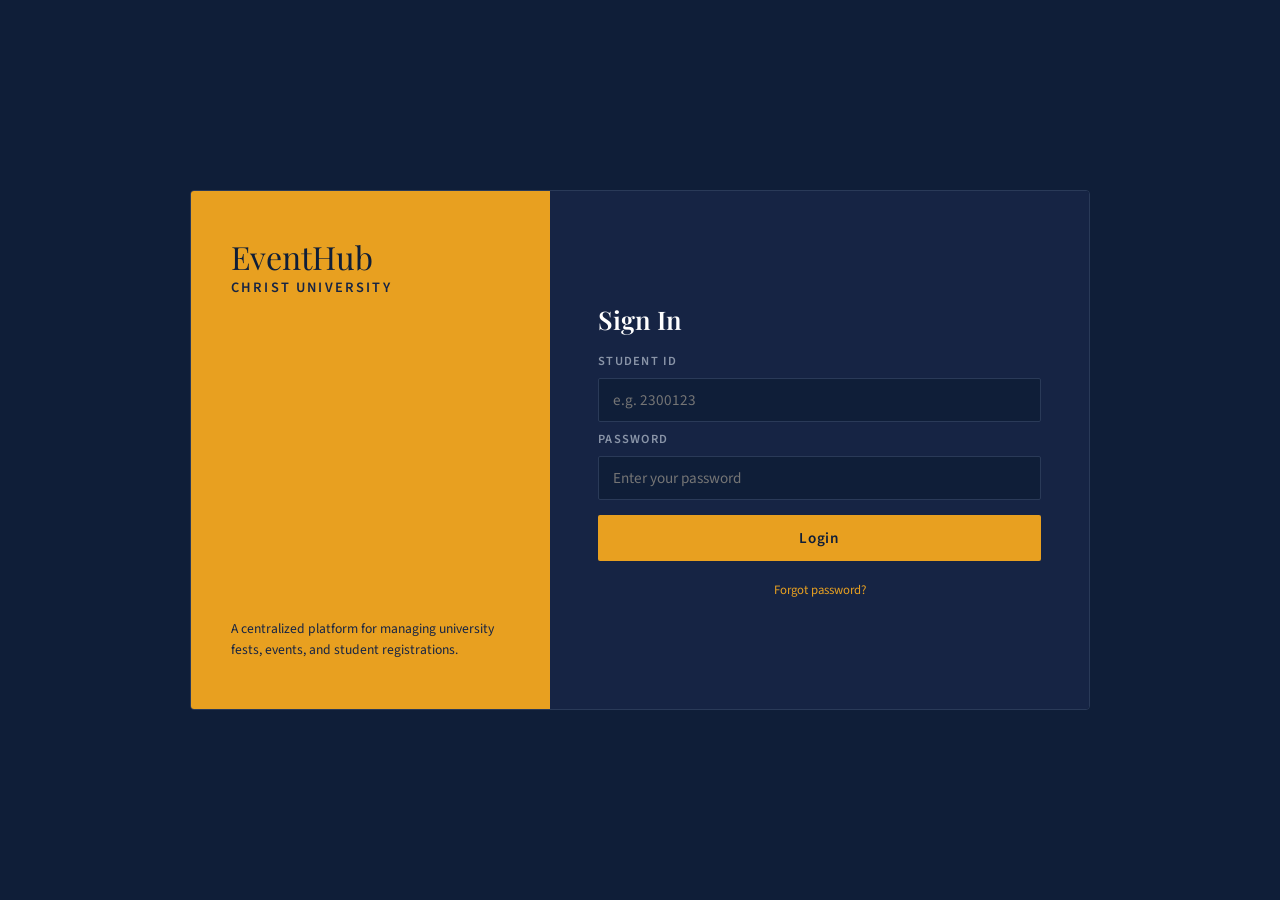
<file: index.html>
<!DOCTYPE html>
<html lang="en">
<head>
  <meta charset="UTF-8" />
  <meta name="viewport" content="width=device-width, initial-scale=1.0" />
  <title>EventHub</title>
  <link href="https://fonts.googleapis.com/css2?family=Playfair+Display:wght@600&family=Source+Sans+3:wght@400;600&display=swap" rel="stylesheet" />
  <link rel="stylesheet" href="CSS\login.css">
</head>
<body>
  <div class="page-wrap">
    <div class="left-panel">
        <div class="brand">
          EventHub
          <span>Christ University</span>
        </div>
      <div class="left-caption">
        A centralized platform for managing university fests, events, and student registrations.
      </div>
    </div>

    <div class="right-panel">
      <h2>Sign In</h2>

      <div class="form-group">
        <label for="student-id">Student ID</label>
        <input type="text" id="student-id" placeholder="e.g. 2300123" />
      </div>

      <div class="form-group">
        <label for="password">Password</label>
        <input type="password" id="password" placeholder="Enter your password" />
      </div>
      <a href="#" class="btn-login">Login</a>
      <p class="note">
        <a href="#">Forgot password?</a>
      </p>
    </div>
  </div>
  <script>
    document.querySelector('.btn-login').addEventListener('click', function (e) {
        e.preventDefault();

        const studentId = document.getElementById('student-id').value.trim();
        const password = document.getElementById('password').value.trim();

        if (!studentId || !password) {
            alert('Please enter both your Student ID and password.');
            return;
        }

        window.location.href = 'studenthome.html';
    });
</script>
</body>
</html>
</file>
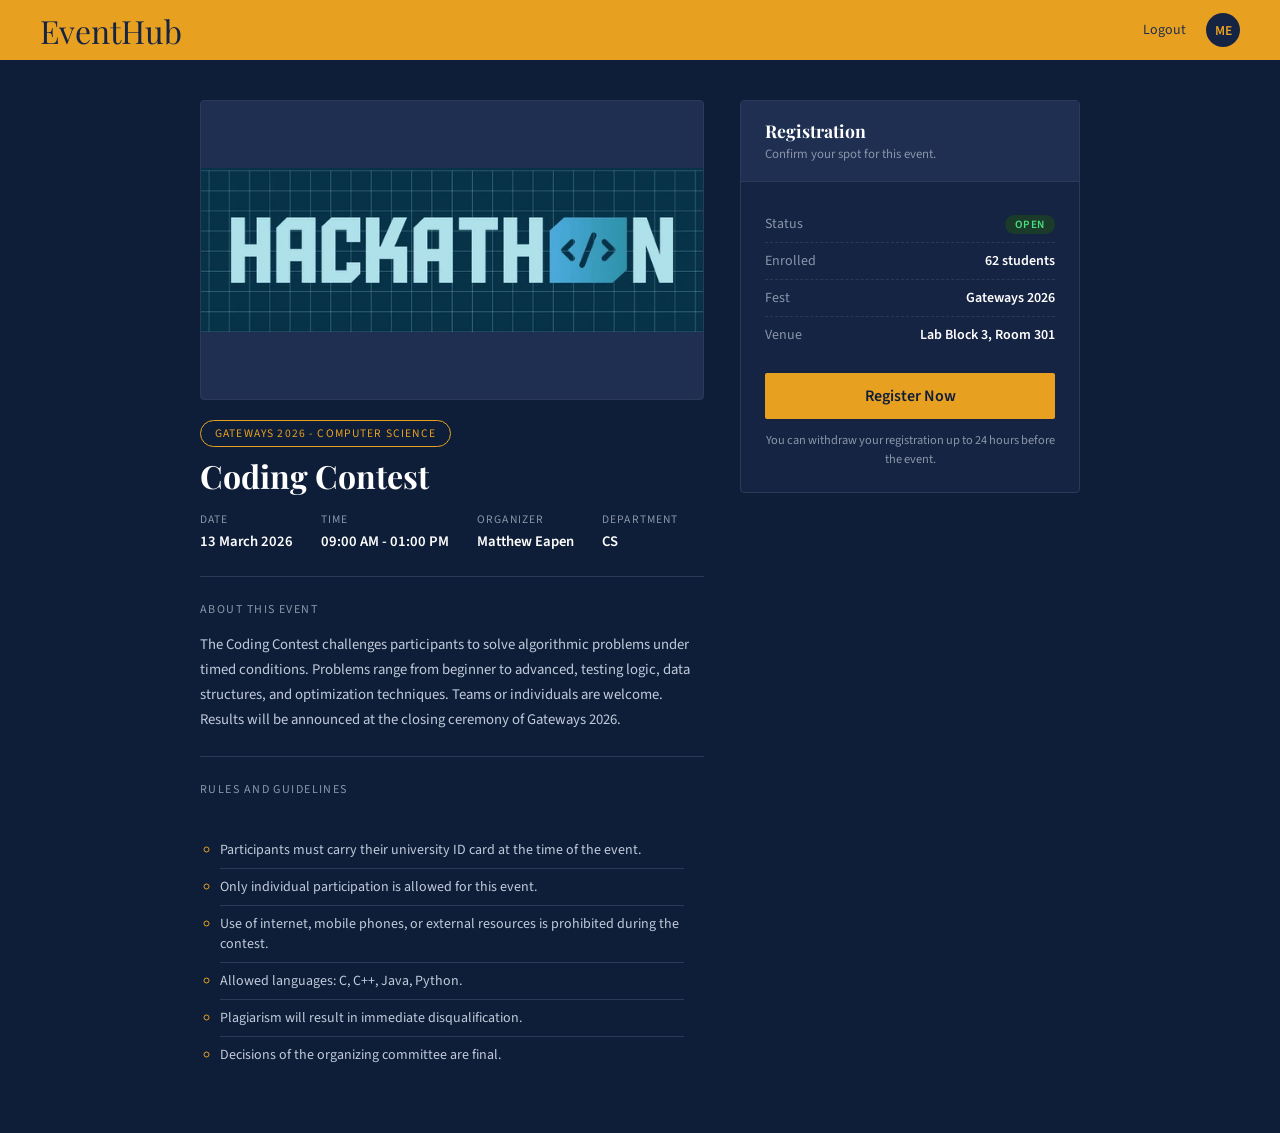
<file: event_detail.html>
<!DOCTYPE html>
<html lang="en">

<head>
    <meta charset="UTF-8" />
    <meta name="viewport" content="width=device-width, initial-scale=1.0" />
    <title>EventHub — Event Detail</title>
    <link
        href="https://fonts.googleapis.com/css2?family=Playfair+Display:wght@600&family=Source+Sans+3:wght@400;600&display=swap"
        rel="stylesheet" />
    <link rel="stylesheet" href="CSS\event_detail.css">
</head>

<body>

    <nav>
        <div class="nav-brand">EventHub</div>
        <div class="nav-right">
            <a href="index.html">Logout</a>
            <a href="#">
                <div class="avatar">ME</div>
            </a>
        </div>
    </nav>

    <main class="content">

        <!-- LEFT -->
        <section>
            <div class="image-wrap">
                <img src="images\coding contest.JPG" alt="Coding Contest" style="object-fit:contain ;"/>
            </div>

            <div class="fest-pill">Gateways 2026 - Computer Science</div>
            <h1 class="event-title">Coding Contest</h1>

            <div class="event-meta-row">
                <div class="meta-item">
                    <span class="key">Date</span>
                    <span class="val">13 March 2026</span>
                </div>
                <div class="meta-item">
                    <span class="key">Time</span>
                    <span class="val">09:00 AM - 01:00 PM</span>
                </div>
                <div class="meta-item">
                    <span class="key">Organizer</span>
                    <span class="val">Matthew Eapen</span>
                </div>
                <div class="meta-item">
                    <span class="key">Department</span>
                    <span class="val">CS</span>
                </div>
            </div>

            <hr class="divider" />

            <div class="section-head">About this Event</div>
            <p class="about-text">
                The Coding Contest challenges participants to solve algorithmic problems under timed conditions.
                Problems range from beginner to advanced, testing logic, data structures, and optimization techniques.
                Teams or individuals are welcome. Results will be announced at the closing ceremony of Gateways 2026.
            </p>

            <hr class="divider" />

            <div class="section-head">Rules and Guidelines</div>
            <ul class="rules-list">
                <li>Participants must carry their university ID card at the time of the event.</li>
                <li>Only individual participation is allowed for this event.</li>
                <li>Use of internet, mobile phones, or external resources is prohibited during the contest.</li>
                <li>Allowed languages: C, C++, Java, Python.</li>
                <li>Plagiarism will result in immediate disqualification.</li>
                <li>Decisions of the organizing committee are final.</li>
            </ul>
        </section>

        <!-- RIGHT — Registration Card -->
        <section>
            <div class="reg-card">
                <div class="reg-card-header">
                    <h3>Registration</h3>
                    <p>Confirm your spot for this event.</p>
                </div>
                <div class="reg-card-body">
                    <div class="info-row">
                        <span class="info-key">Status</span>
                        <span class="info-val"><span class="badge-status">Open</span></span>
                    </div>
                    <div class="info-row">
                        <span class="info-key">Enrolled</span>
                        <span class="info-val">62 students</span>
                    </div>
                    <div class="info-row">
                        <span class="info-key">Fest</span>
                        <span class="info-val">Gateways 2026</span>
                    </div>
                    <div class="info-row">
                        <span class="info-key">Venue</span>
                        <span class="info-val">Lab Block 3, Room 301</span>
                    </div>
                    <a href="register.html"class="btn-reg-full">Register Now</a>
                    <p class="reg-note">You can withdraw your registration up to 24 hours before the event.</p>
                </div>
            </div>
        </section>

    </main>


</body>

</html>
</file>
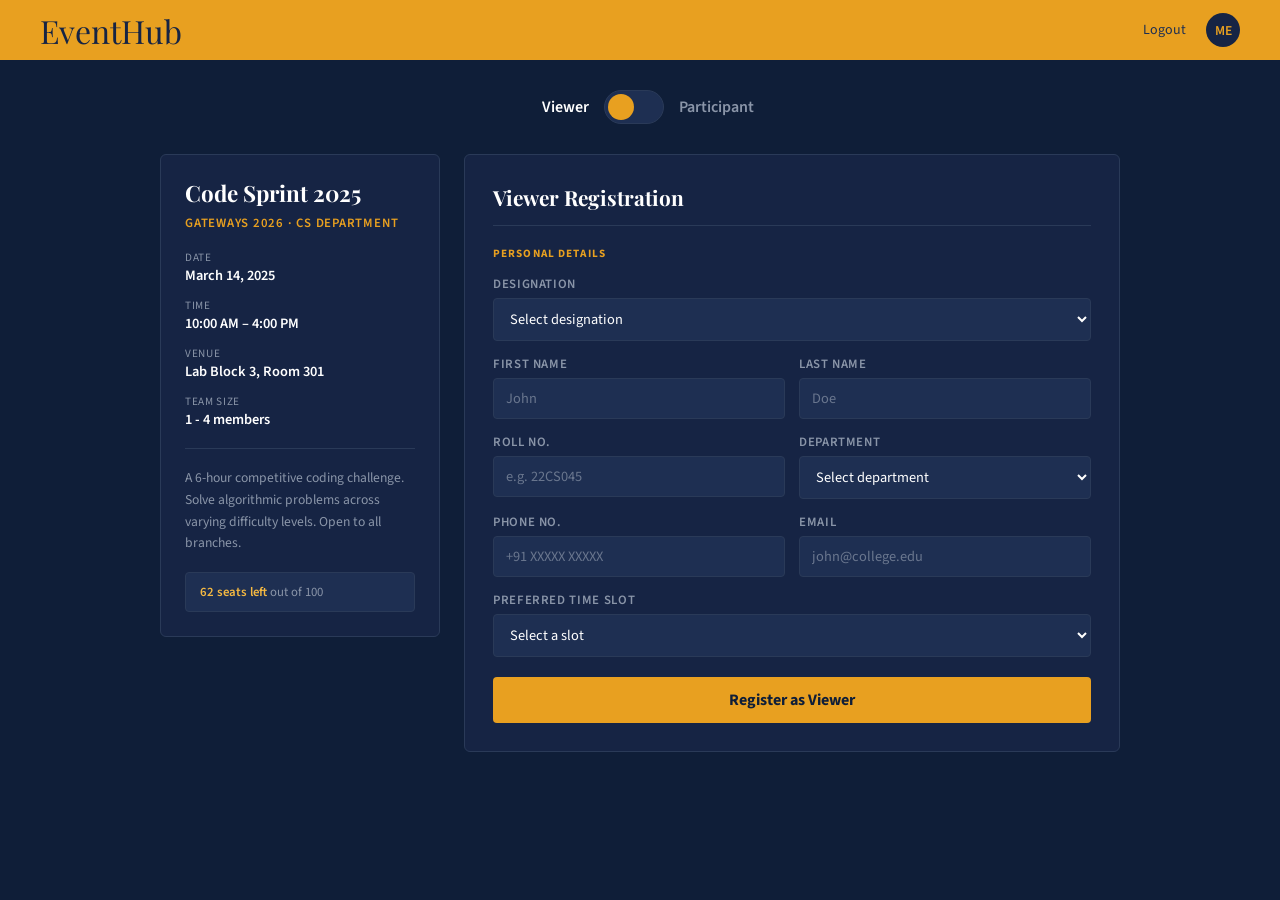
<file: register.html>
<!DOCTYPE html>
<html lang="en">

<head>
    <meta charset="UTF-8">
    <meta name="viewport" content="width=device-width, initial-scale=1.0">
    <title>Register</title>
    <link
        href="https://fonts.googleapis.com/css2?family=Playfair+Display:wght@600&family=Source+Sans+3:wght@400;600&display=swap"
        rel="stylesheet" />
    <link rel="stylesheet" href="CSS\register.css">
</head>

<body>
    <nav>
        <div class="nav-brand">EventHub</div>
        <div class="nav-right">
            <a href="index.html">Logout</a>
            <a href="#">
                <div class="avatar">ME</div>
            </a>
        </div>
    </nav>

    <section>
        <div class="toggle-container">
            <input type="checkbox" id="role-toggle" class="toggle-checkbox">
            <span class="toggle-label class-viewer">Viewer</span>
            <label for="role-toggle" class="switch">
                <span class="slider"></span>
            </label>
            <span class="toggle-label class-participant">Participant</span>
        </div>

        <main>
            <div class="page-grid">

                <!-- EVENT DETAILS CARD -->
                <aside class="event-card">
                    <h2>Code Sprint 2025</h2>
                    <div class="fest-name">Gateways 2026 · CS Department</div>
                    <div class="event-details">
                        <div class="event-detail-item">
                            <div class="detail-text">
                                <span class="detail-label">Date</span>
                                <span class="detail-value">March 14, 2025</span>
                            </div>
                        </div>
                        <div class="event-detail-item">
                            <div class="detail-text">
                                <span class="detail-label">Time</span>
                                <span class="detail-value">10:00 AM – 4:00 PM</span>
                            </div>
                        </div>
                        <div class="event-detail-item">
                            <div class="detail-text">
                                <span class="detail-label">Venue</span>
                                <span class="detail-value">Lab Block 3, Room 301</span>
                            </div>
                        </div>

                        <div class="event-detail-item">
                            <div class="detail-text">
                                <span class="detail-label">Team Size</span>
                                <span class="detail-value">1 - 4 members</span>
                            </div>
                        </div>
                    </div>
                    <hr class="event-divider">
                    <p class="event-desc">A 6-hour competitive coding challenge. Solve algorithmic problems across
                        varying difficulty levels. Open to all branches.</p>
                    <div class="seats-left">62 seats left <span>out of 100</span></div>
                </aside>

                <!-- REGISTRATION FORMS -->
                <div>

                    <!-- VIEWER FORM -->
                    <div id="viewer-form" class="form-container">
                        <h3>Viewer Registration</h3>

                        <div class="section-sep">Personal Details</div>

                        <div class="input-group" id="vg-designation">
                            <label>Designation</label>
                            <select id="v-designation">
                                <option value="">Select designation</option>
                                <option>Mr</option>
                                <option>Miss</option>
                                <option>Mrs</option>
                            </select>
                            <span class="error-msg">Please select a designation.</span>
                        </div>

                        <div class="fields-row">
                            <div class="input-group" id="vg-firstname">
                                <label>First Name</label>
                                <input type="text" id="v-firstname" placeholder="John">
                                <span class="error-msg">First name is required.</span>
                            </div>
                            <div class="input-group" id="vg-lastname">
                                <label>Last Name</label>
                                <input type="text" id="v-lastname" placeholder="Doe">
                                <span class="error-msg">Last name is required.</span>
                            </div>
                        </div>

                        <div class="fields-row">
                            <div class="input-group" id="vg-roll">
                                <label>Roll No.</label>
                                <input type="text" id="v-roll" placeholder="e.g. 22CS045">
                                <span class="error-msg">Roll number is required.</span>
                            </div>
                            <div class="input-group" id="vg-dept">
                                <label>Department</label>
                                <select id="v-dept">
                                    <option value="">Select department</option>
                                    <option>Computer Science</option>
                                    <option>Electronics</option>
                                    <option>Mechanical</option>
                                    <option>Civil</option>
                                    <option>Electrical</option>
                                    <option>Other</option>
                                </select>
                                <span class="error-msg">Please select a department.</span>
                            </div>
                        </div>

                        <div class="fields-row">
                            <div class="input-group" id="vg-phone">
                                <label>Phone No.</label>
                                <input type="tel" id="v-phone" placeholder="+91 XXXXX XXXXX" maxlength="10">
                                <span class="error-msg">Enter a valid 10-digit phone number.</span>
                            </div>
                            <div class="input-group" id="vg-email">
                                <label>Email</label>
                                <input type="email" id="v-email" placeholder="john@college.edu">
                                <span class="error-msg">Enter a valid email address.</span>
                            </div>
                        </div>

                        <div class="input-group" id="vg-slot">
                            <label>Preferred Time Slot</label>
                            <select id="v-slot">
                                <option value="">Select a slot</option>
                                <option>Morning Session — 10:00 AM to 12:00 PM</option>
                                <option>Afternoon Session — 1:00 PM to 3:00 PM</option>
                                <option>Full Day — 10:00 AM to 4:00 PM</option>
                            </select>
                            <span class="error-msg">Please select a time slot.</span>
                        </div>

                        <button class="submit-btn" id="viewer-submit">Register as Viewer</button>
                    </div>

                    <!-- PARTICIPANT FORM -->
                    <div id="participant-form" class="form-container hidden">
                        <h3>Participant Registration</h3>

                        <div class="section-sep">Personal Details</div>

                        <div class="input-group" id="pg-designation">
                            <label>Designation</label>
                            <select id="p-designation">
                                <option value="">Select designation</option>
                                <option>Mr</option>
                                <option>Miss</option>
                                <option>Mrs</option>
                            </select>
                            <span class="error-msg">Please select a designation.</span>
                        </div>

                        <div class="fields-row">
                            <div class="input-group" id="pg-firstname">
                                <label>First Name</label>
                                <input type="text" id="p-firstname" placeholder="John">
                                <span class="error-msg">First name is required.</span>
                            </div>
                            <div class="input-group" id="pg-lastname">
                                <label>Last Name</label>
                                <input type="text" id="p-lastname" placeholder="Doe">
                                <span class="error-msg">Last name is required.</span>
                            </div>
                        </div>

                        <div class="fields-row">
                            <div class="input-group" id="pg-dept">
                                <label>Department</label>
                                <select id="p-dept">
                                    <option value="">Select department</option>
                                    <option>Computer Science</option>
                                    <option>Electronics</option>
                                    <option>Mechanical</option>
                                    <option>Civil</option>
                                    <option>Electrical</option>
                                    <option>Other</option>
                                </select>
                                <span class="error-msg">Please select a department.</span>
                            </div>
                            <div class="input-group" id="pg-roll">
                                <label>Roll No.</label>
                                <input type="text" id="p-roll" placeholder="e.g. 22CS045">
                                <span class="error-msg">Roll number is required.</span>
                            </div>
                        </div>

                        <div class="fields-row">
                            <div class="input-group" id="pg-phone">
                                <label>Phone No.</label>
                                <input type="tel" id="p-phone" placeholder="+91 XXXXX XXXXX" maxlength="10">
                                <span class="error-msg">Enter a valid 10-digit phone number.</span>
                            </div>
                            <div class="input-group" id="pg-email">
                                <label>Email</label>
                                <input type="email" id="p-email" placeholder="john@college.edu">
                                <span class="error-msg">Enter a valid email address.</span>
                            </div>
                        </div>

                        <div class="section-sep">Participation Type</div>
                        <div class="team-toggle-row">
                            <input type="checkbox" id="team-toggle" class="team-checkbox">
                            <span class="team-toggle-label team-label-single">Solo</span>
                            <label for="team-toggle" class="switch-sm">
                                <span class="slider-sm"></span>
                            </label>
                            <span class="team-toggle-label team-label-team">Team</span>
                        </div>

                        <div id="team-fields" class="team-fields">

                            <div class="input-group" id="tg-teamname">
                                <label>Team Name</label>
                                <input type="text" id="team-name" placeholder="e.g. Alpha Coders">
                                <span class="error-msg">Team name is required.</span>
                            </div>

                            <div class="section-sep">Teammate 1 <span
                                    style="color:var(--muted);font-weight:400;text-transform:none;letter-spacing:0">(required)</span>
                            </div>
                            <div class="teammate-block">
                                <div class="fields-row">
                                    <div class="input-group" id="tg1-name">
                                        <label>Name</label>
                                        <input type="text" id="tm1-name" placeholder="Full name">
                                        <span class="error-msg">Teammate 1 name is required.</span>
                                    </div>
                                    <div class="input-group" id="tg1-roll">
                                        <label>Roll No.</label>
                                        <input type="text" id="tm1-roll" placeholder="e.g. 22CS046">
                                        <span class="error-msg">Roll no. is required.</span>
                                    </div>
                                </div>
                            </div>

                            <div class="section-sep">Teammate 2 <span
                                    style="color:var(--muted);font-weight:400;text-transform:none;letter-spacing:0">(optional)</span>
                            </div>
                            <div class="teammate-block">
                                <div class="fields-row">
                                    <div class="input-group" id="tg2-name">
                                        <label>Name</label>
                                        <input type="text" id="tm2-name" placeholder="Full name">
                                        <span class="error-msg">Please also enter a roll no. for this teammate.</span>
                                    </div>
                                    <div class="input-group" id="tg2-roll">
                                        <label>Roll No.</label>
                                        <input type="text" id="tm2-roll" placeholder="e.g. 22CS047">
                                        <span class="error-msg">Please also enter a name for this teammate.</span>
                                    </div>
                                </div>
                            </div>

                            <div class="section-sep">Teammate 3 <span
                                    style="color:var(--muted);font-weight:400;text-transform:none;letter-spacing:0">(optional)</span>
                            </div>
                            <div class="teammate-block">
                                <div class="fields-row">
                                    <div class="input-group" id="tg3-name">
                                        <label>Name</label>
                                        <input type="text" id="tm3-name" placeholder="Full name">
                                        <span class="error-msg">Please also enter a roll no. for this teammate.</span>
                                    </div>
                                    <div class="input-group" id="tg3-roll">
                                        <label>Roll No.</label>
                                        <input type="text" id="tm3-roll" placeholder="e.g. 22CS048">
                                        <span class="error-msg">Please also enter a name for this teammate.</span>
                                    </div>
                                </div>
                            </div>
                        </div>

                        <button class="submit-btn" id="participant-submit" style="margin-top:20px;">Register as
                            Participant</button>
                    </div>

                </div>
            </div>
        </main>
    </section>

    <script>
        // ─── Helpers ─────────────────────────────────────────────────────────────────

        function setValidity(groupId, isValid) {
            const group = document.getElementById(groupId);
            if (!group) return;
            isValid ? group.classList.remove('error') : group.classList.add('error');
        }

        function validateField(groupId, fieldId, rule) {
            const el = document.getElementById(fieldId);
            if (!el) return true;
            const value = el.value.trim();
            let ok = false;

            if (rule === 'required') {
                ok = value.length > 0;
            } else if (rule === 'select') {
                ok = value !== '';
            } else if (rule === 'phone') {
                ok = /^\d{10}$/.test(value.replace(/[\s\-]/g, ''));
            } else if (rule === 'email') {
                ok = /^[^\s@]+@[^\s@]+\.[^\s@]+$/.test(value);
            }

            setValidity(groupId, ok);
            return ok;
        }

        function clearErrors(groupIds) {
            groupIds.forEach(id => setValidity(id, true));
        }


        // ─── Role toggle (Viewer ↔ Participant) ──────────────────────────────────────

        const roleToggle = document.getElementById('role-toggle');
        const viewerForm = document.getElementById('viewer-form');
        const participantForm = document.getElementById('participant-form');

        roleToggle.addEventListener('change', function () {
            if (this.checked) {
                viewerForm.classList.add('hidden');
                participantForm.classList.remove('hidden');
            } else {
                participantForm.classList.add('hidden');
                viewerForm.classList.remove('hidden');
            }
        });


        // ─── Team toggle (Solo ↔ Team) ────────────────────────────────────────────────

        const teamToggle = document.getElementById('team-toggle');
        const teamFields = document.getElementById('team-fields');
        const labelSingle = document.querySelector('.team-label-single');
        const labelTeam = document.querySelector('.team-label-team');

        labelSingle.style.color = 'var(--white)';
        labelTeam.style.color = 'var(--muted)';

        teamToggle.addEventListener('change', function () {
            if (this.checked) {
                teamFields.classList.add('show');
                labelSingle.style.color = 'var(--muted)';
                labelTeam.style.color = 'var(--white)';
            } else {
                teamFields.classList.remove('show');
                labelSingle.style.color = 'var(--white)';
                labelTeam.style.color = 'var(--muted)';
                clearErrors([
                    'tg-teamname',
                    'tg1-name', 'tg1-roll',
                    'tg2-name', 'tg2-roll',
                    'tg3-name', 'tg3-roll'
                ]);
            }
        });


        // ─── Field definitions ────────────────────────────────────────────────────────

        const viewerFields = [
            ['vg-designation', 'v-designation', 'select'],
            ['vg-firstname', 'v-firstname', 'required'],
            ['vg-lastname', 'v-lastname', 'required'],
            ['vg-roll', 'v-roll', 'required'],
            ['vg-dept', 'v-dept', 'select'],
            ['vg-phone', 'v-phone', 'phone'],
            ['vg-email', 'v-email', 'email'],
            ['vg-slot', 'v-slot', 'select'],
        ];

        const participantFields = [
            ['pg-designation', 'p-designation', 'select'],
            ['pg-firstname', 'p-firstname', 'required'],
            ['pg-lastname', 'p-lastname', 'required'],
            ['pg-dept', 'p-dept', 'select'],
            ['pg-roll', 'p-roll', 'required'],
            ['pg-phone', 'p-phone', 'phone'],
            ['pg-email', 'p-email', 'email'],
        ];


        // ─── Live validation ──────────────────────────────────────────────────────────

        [...viewerFields, ...participantFields].forEach(([groupId, fieldId, rule]) => {
            const el = document.getElementById(fieldId);
            if (!el) return;
            const event = el.tagName === 'SELECT' ? 'change' : 'input';
            el.addEventListener(event, () => validateField(groupId, fieldId, rule));
        });

        // Phone: strip non-digits as user types
        ['v-phone', 'p-phone'].forEach(id => {
            const el = document.getElementById(id);
            if (!el) return;
            el.addEventListener('input', function () {
                this.value = this.value.replace(/\D/g, '');
            });
        });


        // ─── Viewer submit ────────────────────────────────────────────────────────────

        document.getElementById('viewer-submit').addEventListener('click', function () {
            const results = viewerFields.map(([g, f, r]) => validateField(g, f, r));
            const allValid = results.every(Boolean);

            if (allValid) {
                alert('Viewer registration submitted successfully!');
            } else {
                const firstError = document.querySelector('#viewer-form .input-group.error');
                if (firstError) firstError.scrollIntoView({ behavior: 'smooth', block: 'center' });
            }
        });


        // ─── Participant submit ───────────────────────────────────────────────────────

        document.getElementById('participant-submit').addEventListener('click', function () {
            const results = participantFields.map(([g, f, r]) => validateField(g, f, r));
            let allValid = results.every(Boolean);

            if (teamToggle.checked) {

                // Team name required
                const teamNameOk = validateField('tg-teamname', 'team-name', 'required');
                if (!teamNameOk) allValid = false;

                // Teammate 1 — name and roll both required
                const tm1NameOk = validateField('tg1-name', 'tm1-name', 'required');
                const tm1RollOk = validateField('tg1-roll', 'tm1-roll', 'required');
                if (!tm1NameOk || !tm1RollOk) allValid = false;

                // Teammates 2 & 3 — optional but must be filled as a pair
                const pairs = [
                    { nameId: 'tm2-name', rollId: 'tm2-roll', nameGroup: 'tg2-name', rollGroup: 'tg2-roll' },
                    { nameId: 'tm3-name', rollId: 'tm3-roll', nameGroup: 'tg3-name', rollGroup: 'tg3-roll' },
                ];

                pairs.forEach(({ nameId, rollId, nameGroup, rollGroup }) => {
                    const nameVal = document.getElementById(nameId).value.trim();
                    const rollVal = document.getElementById(rollId).value.trim();

                    if (nameVal && !rollVal) {
                        setValidity(nameGroup, true);
                        setValidity(rollGroup, false);
                        allValid = false;
                    } else if (!nameVal && rollVal) {
                        setValidity(nameGroup, false);
                        setValidity(rollGroup, true);
                        allValid = false;
                    } else {
                        setValidity(nameGroup, true);
                        setValidity(rollGroup, true);
                    }
                });
            }

            if (allValid) {
                alert('Participant registration submitted successfully!');
            } else {
                const firstError = document.querySelector('#participant-form .input-group.error');
                if (firstError) firstError.scrollIntoView({ behavior: 'smooth', block: 'center' });
            }
        });
    </script>
</body>

</html>
</file>
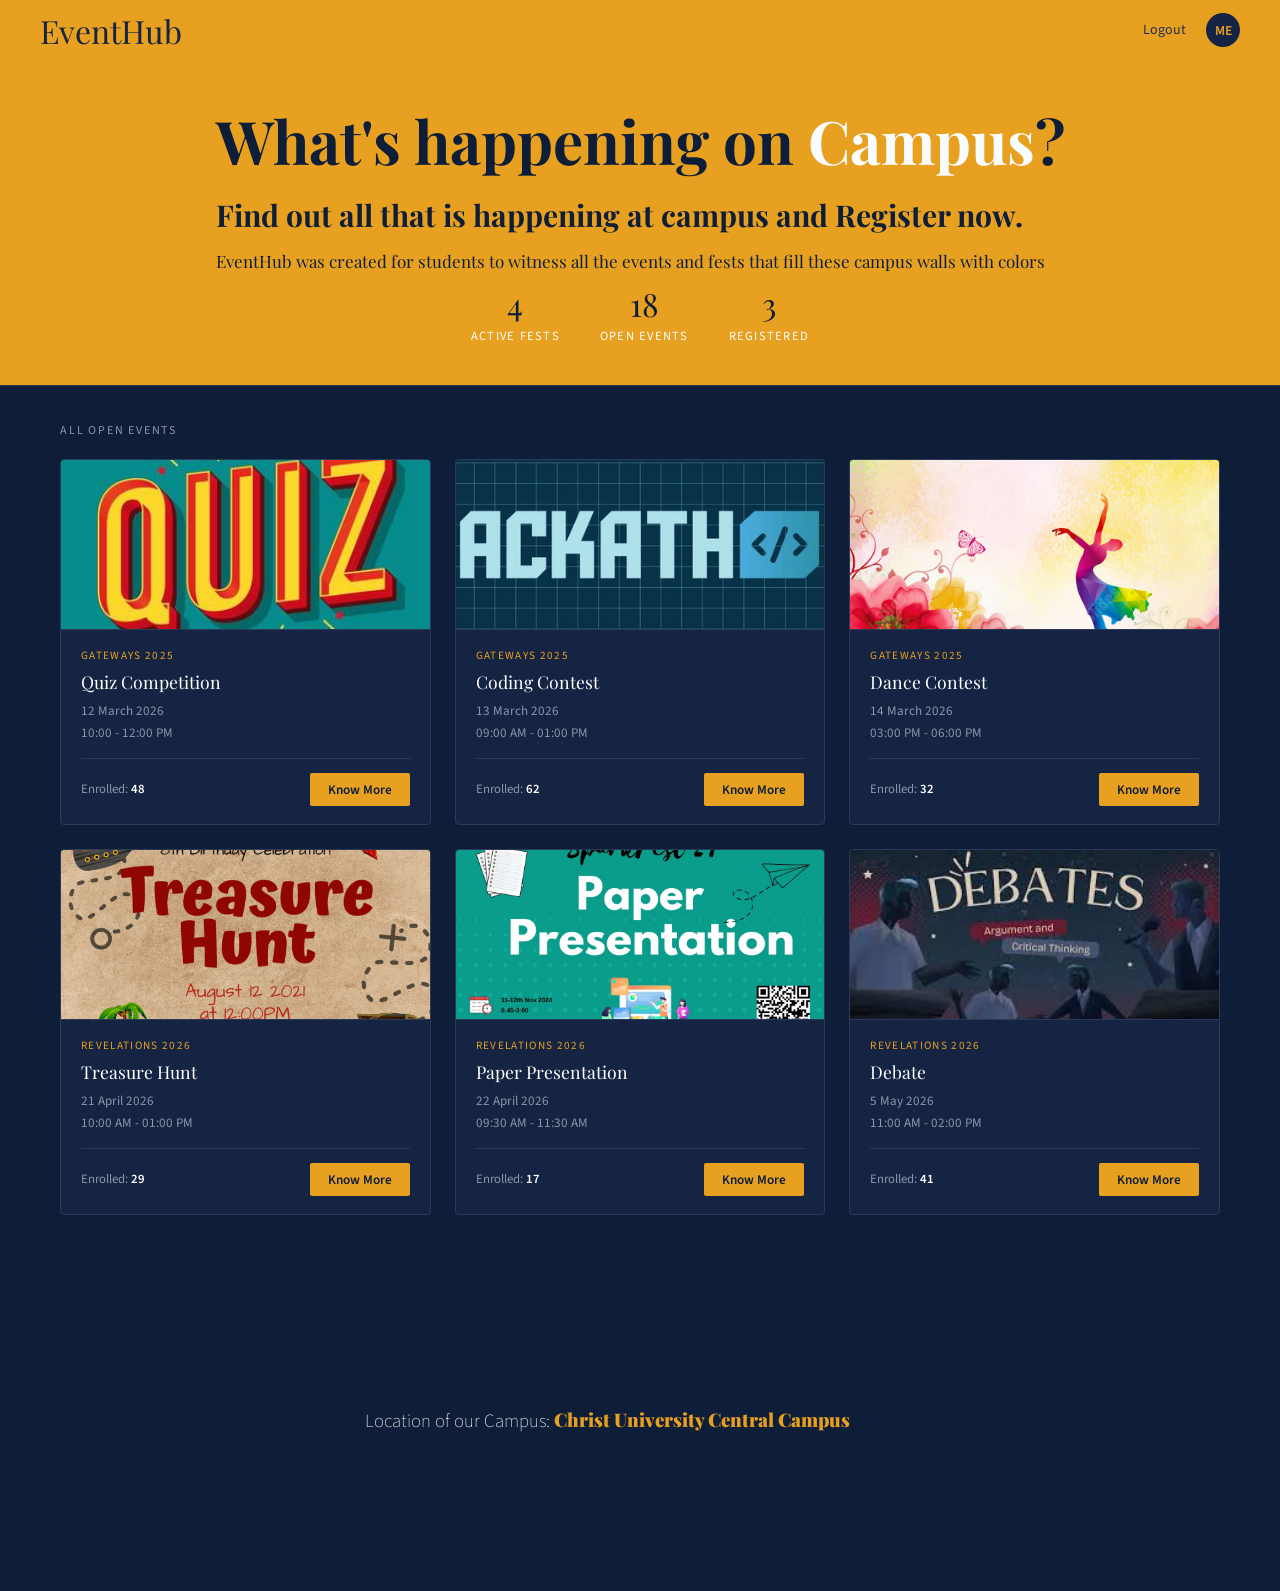
<file: studenthome.html>
<!DOCTYPE html>
<html lang="en">

<head>
    <meta charset="UTF-8" />
    <meta name="viewport" content="width=device-width, initial-scale=1.0" />
    <title>EventHub</title>
    <link
        href="https://fonts.googleapis.com/css2?family=Playfair+Display:wght@600&family=Source+Sans+3:wght@400;600&display=swap"
        rel="stylesheet" />
    <link rel="stylesheet" href="CSS\studenthome.css">
</head>

<body>

    <nav>
        <div class="nav-brand">EventHub</div>
        <div class="nav-right">
            <a href="index.html">Logout</a>
            <a href="#">
                <div class="avatar">ME</div>
            </a>
        </div>
    </nav>

    <div class="hero">
        <div>
            <h1 class="hero-title">What's happening on <span>Campus</span>?</h1>
            <h2 class="hero-sub-title">Find out all that is happening at campus and Register now.</h2>
            <p class="p1">EventHub was created for students to witness all the events and fests that fill these campus
                walls with colors</p>
        
        </div>
        <div class="hero-stats">
            <div class="stat">
                <div class="number">4</div>
                <div class="label">Active Fests</div>
            </div>
            <div class="stat">
                <div class="number">18</div>
                <div class="label">Open Events</div>
            </div>
            <div class="stat">
                <div class="number">3</div>
                <div class="label">Registered</div>
            </div>
        </div>
    </div>


    <div class="content">
        <div class="section-label">All Open Events</div>
        <div class="grid">

            <!-- Card 1 -->
            <div class="event-card">
                <div class="card-img-placeholder">
                    <img src="images\quiz comp.jpg" alt="Quiz Competition"
                        style="width:100%;height:100%;object-fit:cover;display:block;" />
                </div>
                <div class="card-body">
                    <div class="card-fest-tag">Gateways 2025</div>
                    <div class="card-title">Quiz Competition</div>
                    <div class="card-meta">
                        <span>12 March 2026</span>
                        <span>10:00 - 12:00 PM</span>
                    </div>
                    <div class="card-footer">
                        <div class="enrolled-count">Enrolled: <span>48</span></div>
                        <a href="event_detail.html" class="btn-register">Know More</a>
                    </div>
                </div>
            </div>

            <!-- Card 2 -->
            <div class="event-card">
                <div class="card-img-placeholder">
                    <img src="images\coding contest.JPG" alt="Coding Contest"
                        style="width:100%;height:100%;object-fit:cover;display:block;" />
                </div>
                <div class="card-body">
                    <div class="card-fest-tag">Gateways 2025</div>
                    <div class="card-title">Coding Contest</div>
                    <div class="card-meta">
                        <span>13 March 2026</span>
                        <span>09:00 AM - 01:00 PM</span>
                    </div>
                    <div class="card-footer">
                        <div class="enrolled-count">Enrolled: <span>62</span></div>
                        <a href="event_detail.html" class="btn-register">Know More</a>
                    </div>
                </div>
            </div>

            <!-- Card 3 -->
            <div class="event-card">
                <div class="card-img-placeholder">
                    <img src="images\dance contest.jpg" alt="Dance Contest"
                        style="width:100%;height:100%;object-fit:cover;display:block;" />
                </div>
                <div class="card-body">
                    <div class="card-fest-tag">Gateways 2025</div>
                    <div class="card-title">Dance Contest</div>
                    <div class="card-meta">
                        <span>14 March 2026</span>
                        <span>03:00 PM - 06:00 PM</span>
                    </div>
                    <div class="card-footer">
                        <div class="enrolled-count">Enrolled: <span>32</span></div>
                        <a href="event_detail.html" class="btn-register">Know More</a>
                    </div>
                </div>
            </div>

            <!-- Card 4 -->
            <div class="event-card">
                <div class="card-img-placeholder">
                    <img src="images\treasure hunt.jpg" alt="treasure Hunt"
                        style="width:100%;height:100%;object-fit:cover;display:block;" />
                </div>
                <div class="card-body">
                    <div class="card-fest-tag">Revelations 2026</div>
                    <div class="card-title">Treasure Hunt</div>
                    <div class="card-meta">
                        <span>21 April 2026</span>
                        <span>10:00 AM - 01:00 PM</span>
                    </div>
                    <div class="card-footer">
                        <div class="enrolled-count">Enrolled: <span>29</span></div>
                        <a href="event_detail.html" class="btn-register">Know More</a>
                    </div>
                </div>
            </div>

            <!-- Card 5 -->
            <div class="event-card">
                <div class="card-img-placeholder">
                    <img src="images\paper present.jpg" alt="Paper Presentation"
                        style="width:100%;height:100%;object-fit:cover;display:block;" />
                </div>
                <div class="card-body">
                    <div class="card-fest-tag">Revelations 2026</div>
                    <div class="card-title">Paper Presentation</div>
                    <div class="card-meta">
                        <span>22 April 2026</span>
                        <span>09:30 AM - 11:30 AM</span>
                    </div>
                    <div class="card-footer">
                        <div class="enrolled-count">Enrolled: <span>17</span></div>
                        <a href="event_detail.html" class="btn-register">Know More</a>
                    </div>
                </div>
            </div>

            <!-- Card 6 -->
            <div class="event-card">
                <div class="card-img-placeholder">
                    <img src="images\Debate.jpg" alt="Debate"
                        style="width:100%;height:100%;object-fit:cover;display:block;" />
                </div>
                <div class="card-body">
                    <div class="card-fest-tag">Revelations 2026</div>
                    <div class="card-title">Debate</div>
                    <div class="card-meta">
                        <span>5 May 2026</span>
                        <span>11:00 AM - 02:00 PM</span>
                    </div>
                    <div class="card-footer">
                        <div class="enrolled-count">Enrolled: <span>41</span></div>
                        <a href="event_detail.html" class="btn-register">Know More</a>
                    </div>
                </div>
            </div>

        </div>
    </div>
    <div class="footer">
        <iframe
            src="https://www.google.com/maps/embed?pb=!1m18!1m12!1m3!1d3888.5539770840937!2d77.60361077454607!3d12.936363415650971!2m3!1f0!2f0!3f0!3m2!1i1024!2i768!4f13.1!3m3!1m2!1s0x3bae15b2e0d7a72d%3A0x51f0da63b10b8438!2sChrist%20University%20Front%20Gate!5e0!3m2!1sen!2sin!4v1781836753337!5m2!1sen!2sin"
            width="25%" height="300px" style="border:0;" allowfullscreen="" loading="lazy"
            referrerpolicy="no-referrer-when-downgrade"></iframe>

        <h3>Location of our Campus:<span> Christ University Central Campus</span></h3>
    </div>


</body>

</html>
</file>
